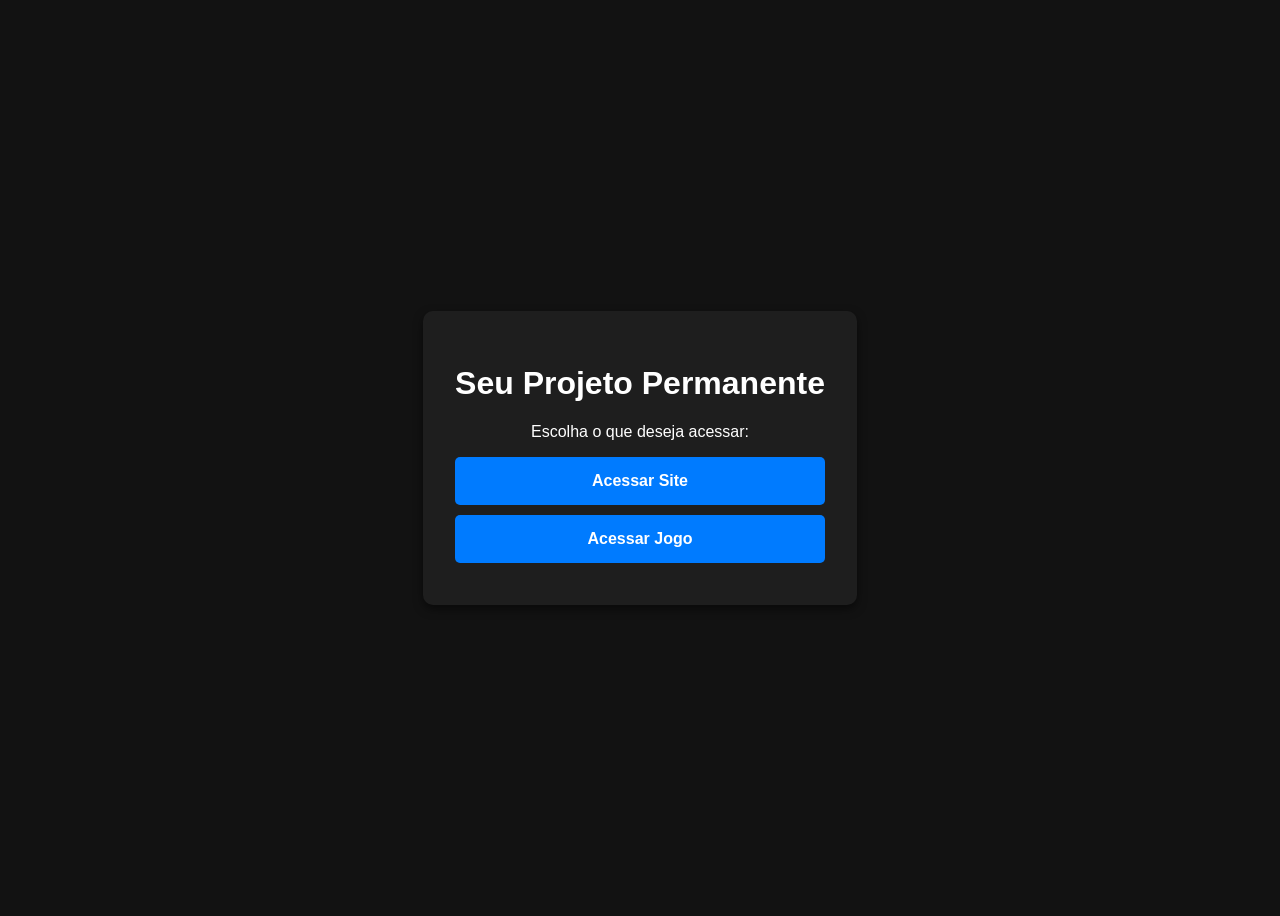
<file: index.html>
<!DOCTYPE html>
<html lang="pt-br">
<head>
    <meta charset="UTF-8">
    <meta name="viewport" content="width=device-width, initial-scale=1.0">
    <title>Menu de Acesso</title>
    <style>
        body { font-family: sans-serif; display: flex; flex-direction: column; align-items: center; justify-content: center; height: 100vh; background-color: #121212; color: white; }
        .container { text-align: center; background: #1e1e1e; padding: 2rem; border-radius: 10px; box-shadow: 0 4px 10px rgba(0,0,0,0.5); }
        a { display: block; margin: 10px 0; padding: 15px 30px; background: #007bff; color: white; text-decoration: none; border-radius: 5px; font-weight: bold; transition: background 0.3s; }
        a:hover { background: #0056b3; }
    </style>
</head>
<body>
    <div class="container">
        <h1>Seu Projeto Permanente</h1>
        <p>Escolha o que deseja acessar:</p>
        <a href="site/index.html">Acessar Site</a>
        <a href="game/index.html">Acessar Jogo</a>
    </div>
</body>
</html>
</file>
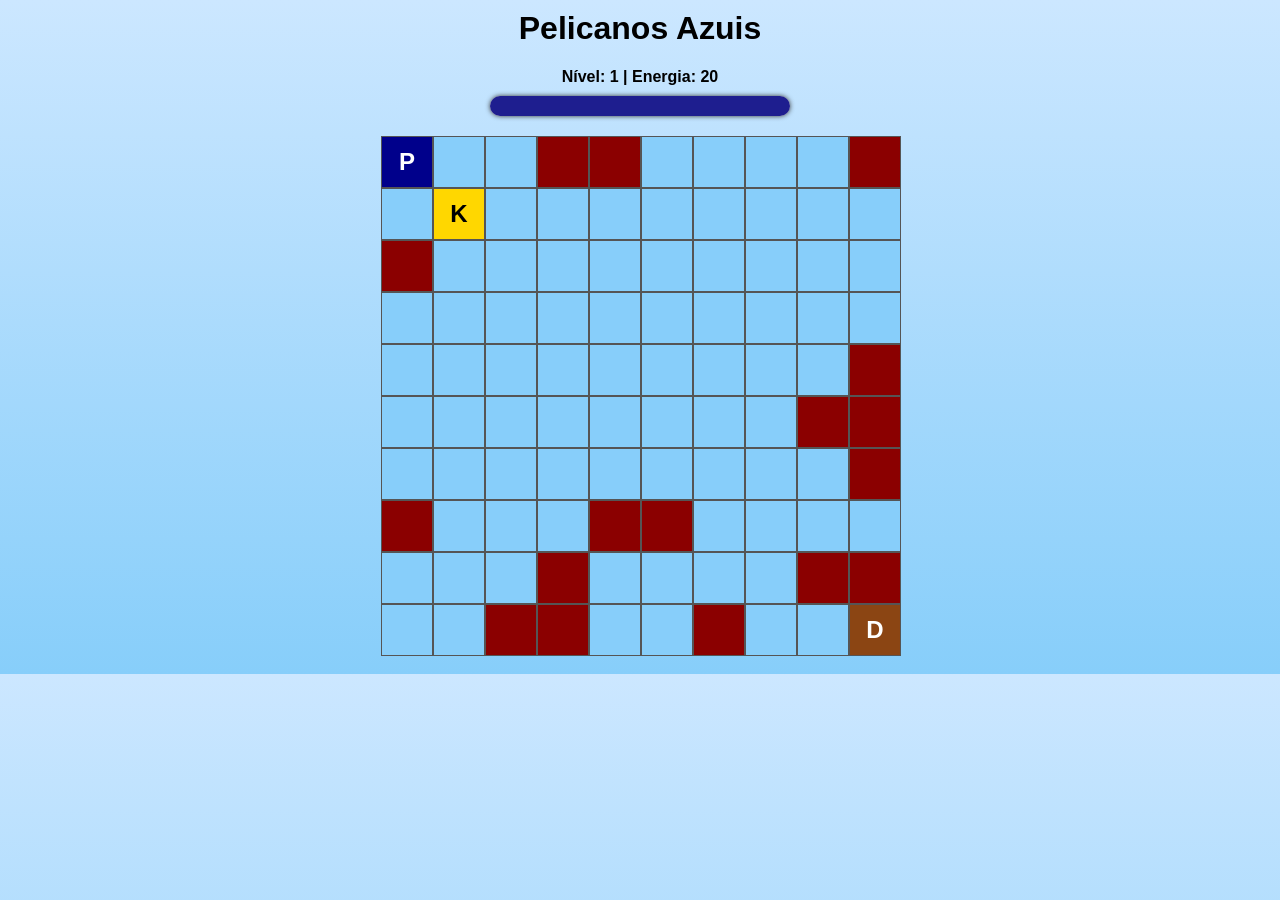
<file: game/index.html>
<!DOCTYPE html>
<html lang="pt-br">
<head>
<meta charset="UTF-8">
<meta name="viewport" content="width=device-width, initial-scale=1.0">
<title>Pelicanos Azuis - Níveis</title>
<style>
  body {
    font-family: Arial, sans-serif;
    text-align: center;
    background: linear-gradient(to bottom, #cce7ff, #87cefa);
  }
  h1 { margin-top: 10px; }
  #info { margin: 10px; font-weight: bold; }
  #energia-bar {
    width: 300px;
    height: 20px;
    background: #ddd;
    margin: 10px auto;
    border-radius: 10px;
    overflow: hidden;
    box-shadow: 0 0 5px #333;
  }
  #energia-fill {
    height: 100%;
    width: 100%;
    background: #1e1e8f; /* Azul escuro */
    transition: width 0.3s;
  }
  #game {
    display: grid;
    grid-template-columns: repeat(10, 50px);
    grid-template-rows: repeat(10, 50px);
    gap: 2px;
    justify-content: center;
    margin: 20px auto;
  }
  .cell {
    width: 50px;
    height: 50px;
    border: 1px solid #555;
    display: flex;
    align-items: center;
    justify-content: center;
    background-color: #87cefa;
    font-weight: bold;
    font-size: 24px;
    user-select: none;
  }
  .pelicano { background-color: #00008b; color: white; }
  .chave { background-color: #ffd700; color: black; }
  .porta { background-color: #8b4513; color: white; }
  .obstaculo { background-color: #8b0000; }
</style>
</head>
<body>

<h1>Pelicanos Azuis</h1>
<div id="info">Nível: 1 | Energia: 20</div>
<div id="energia-bar"><div id="energia-fill"></div></div>
<div id="game"></div>

<script>
const gridSize = 10;
let nivel = 1;
let energia = 20;
let pelicanoPos = {x:0, y:0};
let chavePos = {};
let portaPos = {};
let chavePegou = false;
let obstaculos = [];

const gameEl = document.getElementById('game');
const energiaFill = document.getElementById('energia-fill');
const infoEl = document.getElementById('info');

const cells = [];
for(let y=0;y<gridSize;y++){
  for(let x=0;x<gridSize;x++){
    const cell = document.createElement('div');
    cell.classList.add('cell');
    gameEl.appendChild(cell);
    cells.push(cell);
  }
}

function getIndex(x,y){ return y*gridSize + x; }

function gerarNivel(){
  pelicanoPos = {x:0,y:0};
  chavePegou=false;
  energia = 20;
  chavePos = {x:Math.floor(Math.random()*gridSize), y:Math.floor(Math.random()*gridSize)};
  portaPos = {x:gridSize-1, y:gridSize-1};

  // Obstáculos crescentes por nível
  obstaculos = [];
  const numObs = Math.min(15 + nivel*2, 40);
  while(obstaculos.length < numObs){
    const x = Math.floor(Math.random()*gridSize);
    const y = Math.floor(Math.random()*gridSize);
    if((x===pelicanoPos.x && y===pelicanoPos.y) || 
       (x===chavePos.x && y===chavePos.y) ||
       (x===portaPos.x && y===portaPos.y)) continue;
    if(!obstaculos.some(o=>o.x===x && o.y===y)) obstaculos.push({x,y});
  }

  atualizarGrid();
}

function atualizarGrid(){
  cells.forEach(cell=>{
    cell.className='cell';
    cell.textContent='';
  });
  obstaculos.forEach(o=>cells[getIndex(o.x,o.y)].classList.add('obstaculo'));
  const pelicanoCell = cells[getIndex(pelicanoPos.x,pelicanoPos.y)];
  pelicanoCell.classList.add('pelicano');
  pelicanoCell.textContent='P';
  if(!chavePegou){
    const chaveCell = cells[getIndex(chavePos.x,chavePos.y)];
    chaveCell.classList.add('chave');
    chaveCell.textContent='K';
  }
  const portaCell = cells[getIndex(portaPos.x,portaPos.y)];
  portaCell.classList.add('porta');
  portaCell.textContent='D';

  energiaFill.style.width=(energia*5)+'%';
  infoEl.textContent=`Nível: ${nivel} | Energia: ${energia}`;
}

function gameOver(msg){
  alert(msg);
  nivel=1;
  gerarNivel();
}

document.addEventListener('keydown', e=>{
  let dx=0, dy=0;
  if(e.key==='ArrowUp') dy=-1;
  else if(e.key==='ArrowDown') dy=1;
  else if(e.key==='ArrowLeft') dx=-1;
  else if(e.key==='ArrowRight') dx=1;
  const newX = pelicanoPos.x + dx;
  const newY = pelicanoPos.y + dy;
  if(newX>=0 && newX<gridSize && newY>=0 && newY<gridSize){
    if(obstaculos.some(o=>o.x===newX && o.y===newY)) return;
    pelicanoPos.x=newX;
    pelicanoPos.y=newY;
    energia--;
    if(!chavePegou && pelicanoPos.x===chavePos.x && pelicanoPos.y===chavePos.y){
      chavePegou=true;
      energia+=10;
      alert('Você pegou a chave! Energia aumentada.');
    }
    if(pelicanoPos.x===portaPos.x && pelicanoPos.y===portaPos.y){
      if(chavePegou){
        nivel++;
        alert(`Parabéns! Avançando para o nível ${nivel}`);
        gerarNivel();
        return;
      } else alert('Você precisa pegar a chave antes de abrir a porta!');
    }
    if(energia<=0) gameOver('Acabou a energia! Game Over.');
    atualizarGrid();
  }
});

// Inicializa
gerarNivel();
</script>

</body>
</html>
</file>
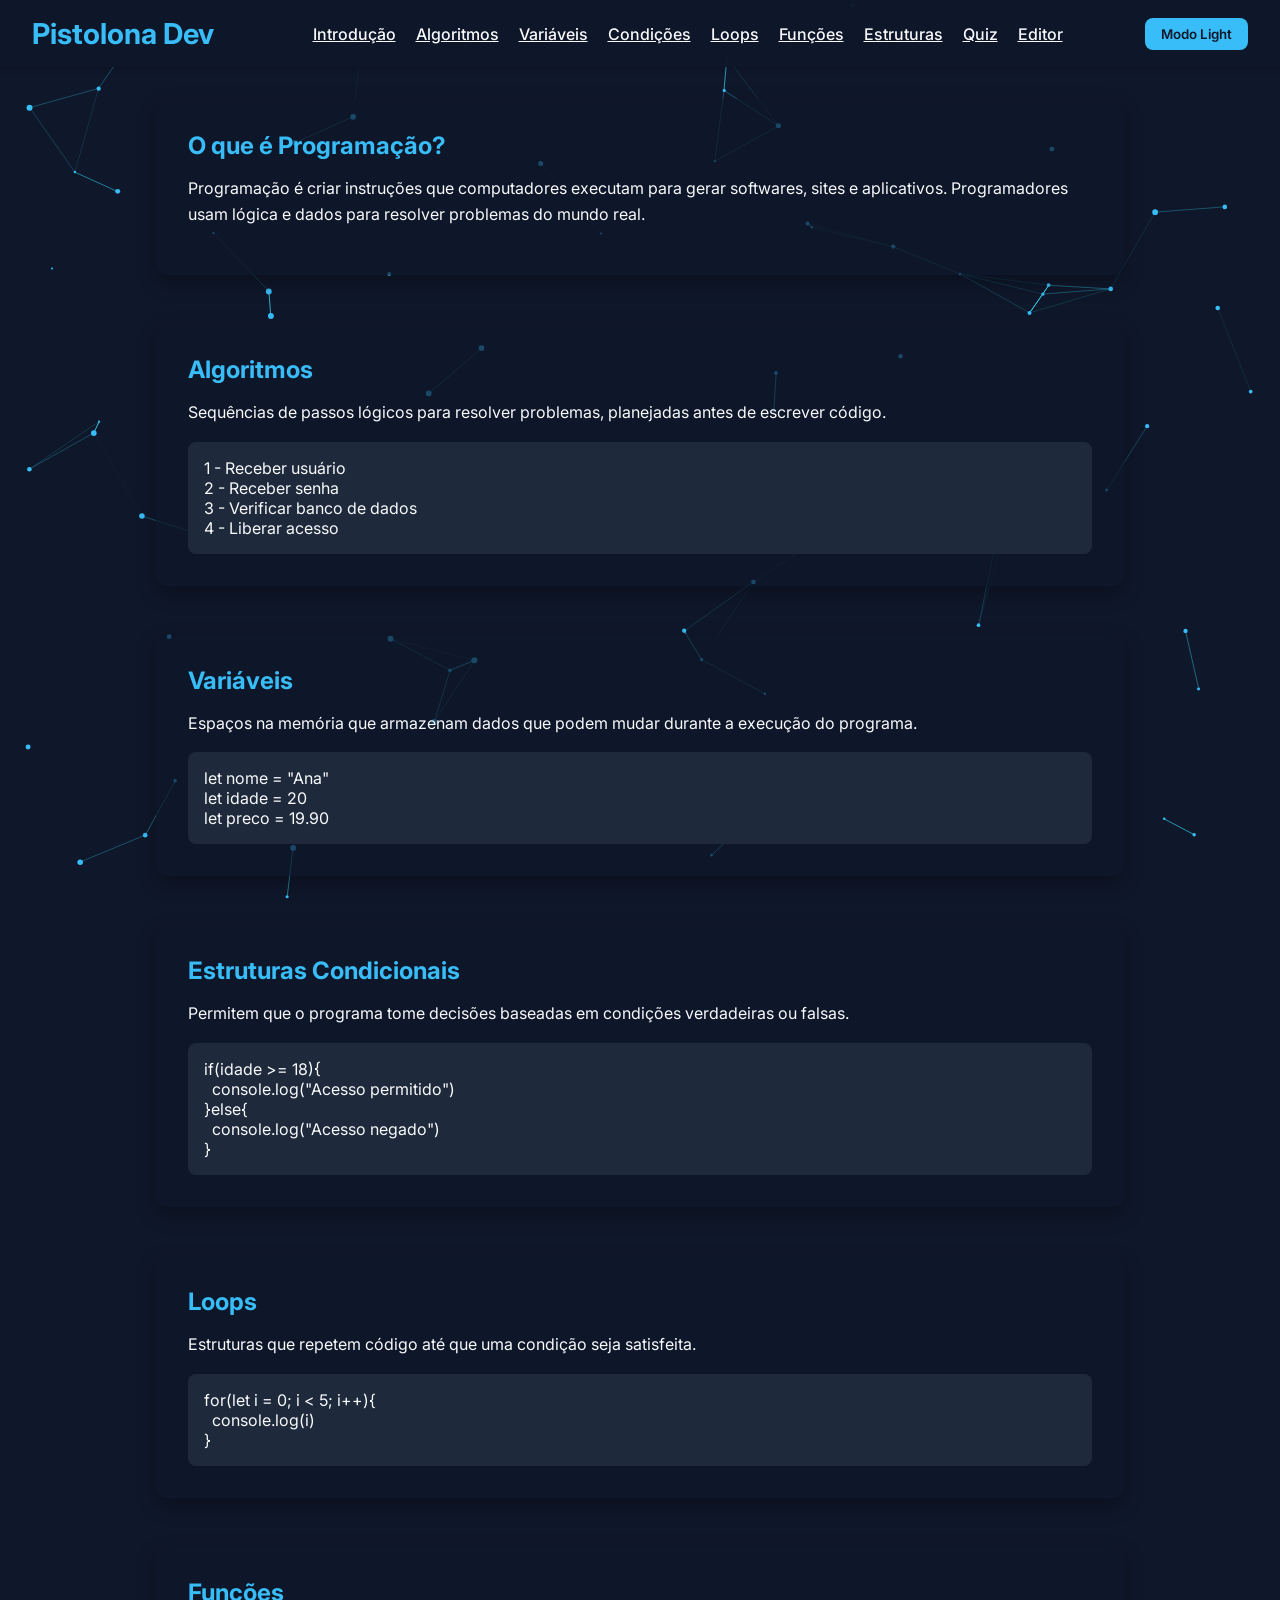
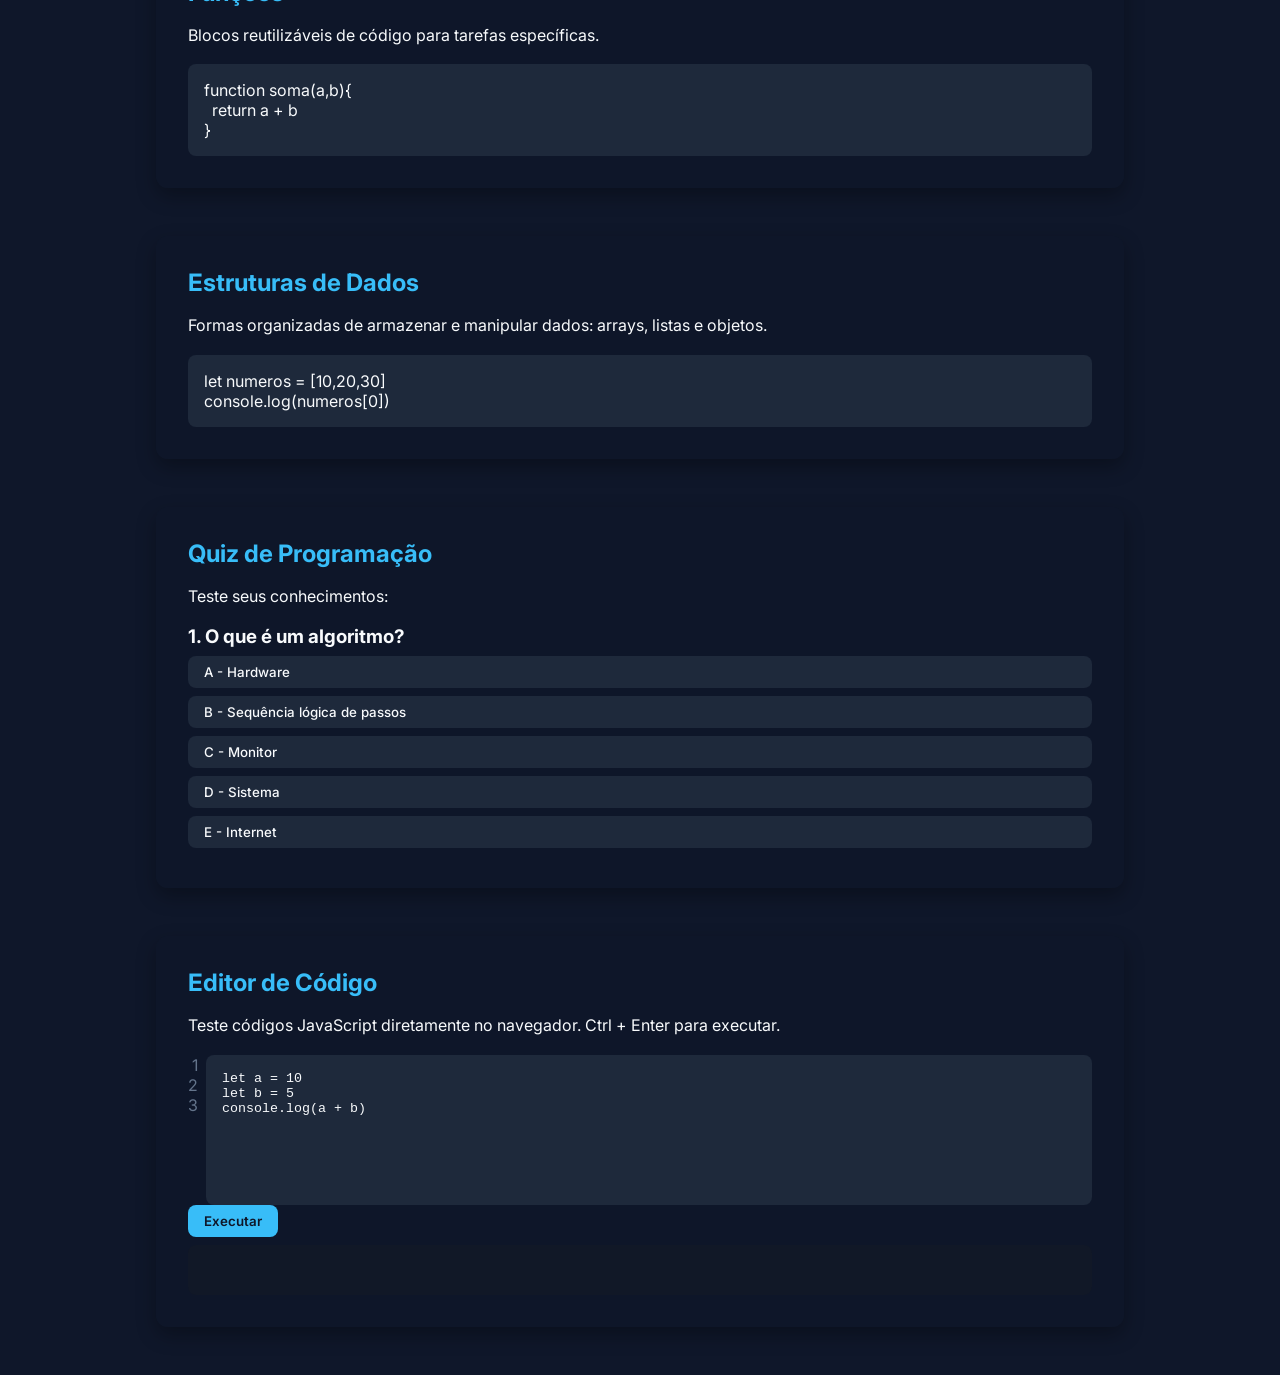
<file: site/index.html>
<!DOCTYPE html>
<html lang="pt-br">
<head>
<meta charset="UTF-8">
<meta name="viewport" content="width=device-width, initial-scale=1">
<title>Pistolona Dev</title>
<link href="https://fonts.googleapis.com/css2?family=Inter:wght@400;600;700&display=swap" rel="stylesheet">
<style>
/* Reset e fontes */
* { margin:0; padding:0; box-sizing:border-box; font-family:'Inter', sans-serif; scroll-behavior: smooth; }
body { background:#0f172a; color:#f8fafc; transition:0.4s; }

/* Dark/Light Mode */
body.light { background:#f8fafc; color:#0f172a; }
body.light #particles { display:none; }

/* Canvas partículas */
#particles { position:fixed; top:0; left:0; width:100%; height:100%; z-index:-1; }

/* Header */
header { background:rgba(15,23,42,0.9); backdrop-filter:blur(10px); padding:1rem 2rem; display:flex; justify-content:space-between; align-items:center; position:sticky; top:0; z-index:10; box-shadow:0 2px 5px rgba(0,0,0,0.2); transition:0.4s; }
body.light header { background:rgba(248,250,252,0.9); }
header h1 { color:#38bdf8; font-weight:700; font-size:1.8rem; transition:0.4s; }
body.light header h1 { color:#0284c7; }
nav a { color:#f8fafc; margin-left:1rem; font-weight:500; transition:0.3s, transform 0.3s; }
body.light nav a { color:#0f172a; }
nav a:hover { color:#38bdf8; transform:scale(1.05); }
body.light nav a:hover { color:#0284c7; }

/* Dark/Light button */
#modeToggle { background:#38bdf8; border:none; padding:0.5rem 1rem; border-radius:8px; cursor:pointer; color:#0f172a; font-weight:600; transition:0.3s, transform 0.3s, box-shadow 0.3s; }
body.light #modeToggle { background:#0284c7; color:#f8fafc; }
#modeToggle:hover { transform:scale(1.05); box-shadow:0 0 15px #38bdf8; }
body.light #modeToggle:hover { box-shadow:0 0 15px #0284c7; }

/* Main e seções */
main { max-width:1000px; margin:2rem auto; padding:0 1rem; }
section { margin-bottom:3rem; padding:2rem; background:rgba(15,23,42,0.7); border-radius:12px; box-shadow:0 8px 20px rgba(0,0,0,0.3); transition:0.6s; opacity:0; transform:translateY(20px); }
body.light section { background:#e2e8f0; color:#0f172a; }
section.visible { opacity:1; transform:translateY(0); }
h2 { color:#38bdf8; margin-bottom:1rem; transition:0.4s; }
body.light h2 { color:#0284c7; }
p { line-height:1.6; margin-bottom:1rem; }
pre { background:#1e293b; padding:1rem; border-radius:8px; overflow-x:auto; color:#f8fafc; transition:0.4s; }
body.light pre { background:#cbd5e1; color:#0f172a; }

/* Editor */
#editorCode { width:100%; height:150px; background:#1e293b; color:#f8fafc; border:none; padding:1rem; border-radius:8px; font-family:monospace; resize:none; transition:0.4s; }
body.light #editorCode { background:#cbd5e1; color:#0f172a; }
#console { background:#111827; color:#f8fafc; padding:1rem; border-radius:8px; margin-top:0.5rem; min-height:50px; overflow-y:auto; transition:0.4s; }
body.light #console { background:#e2e8f0; color:#0f172a; }
#linhas { display:inline-block; text-align:right; margin-right:0.5rem; color:#64748b; user-select:none; }
body.light #linhas { color:#64748b; }

/* Quiz buttons */
#respostas button { display:block; margin:0.5rem 0; padding:0.5rem 1rem; border:none; border-radius:8px; cursor:pointer; background:#1e293b; color:#f8fafc; font-weight:500; width:100%; text-align:left; transition:0.3s, box-shadow 0.3s, transform 0.3s; }
body.light #respostas button { background:#cbd5e1; color:#0f172a; }
#respostas button:hover { box-shadow:0 0 15px #38bdf8; transform:scale(1.05); }
body.light #respostas button:hover { box-shadow:0 0 15px #0284c7; transform:scale(1.05); }

#proxima { background:#38bdf8; color:#0f172a; border:none; padding:0.5rem 1rem; border-radius:8px; cursor:pointer; margin-top:1rem; font-weight:600; transition:0.3s, box-shadow 0.3s, transform 0.3s; }
#proxima:hover { box-shadow:0 0 20px #38bdf8; transform:scale(1.05); }
body.light #proxima { background:#0284c7; color:#f8fafc; }
body.light #proxima:hover { box-shadow:0 0 20px #0284c7; transform:scale(1.05); }

#editor button { cursor:pointer; border:none; padding:0.5rem 1rem; border-radius:8px; font-weight:600; background:#38bdf8; color:#0f172a; transition:0.3s, box-shadow 0.3s, transform 0.3s; }
#editor button:hover { box-shadow:0 0 15px #38bdf8; transform:scale(1.05); }
body.light #editor button { background:#0284c7; color:#f8fafc; }
body.light #editor button:hover { box-shadow:0 0 15px #0284c7; transform:scale(1.05); }
</style>
</head>
<body>

<canvas id="particles"></canvas>

<header>
<h1>Pistolona Dev</h1>
<nav>
<a href="#intro">Introdução</a>
<a href="#algoritmos">Algoritmos</a>
<a href="#variaveis">Variáveis</a>
<a href="#condicoes">Condições</a>
<a href="#loops">Loops</a>
<a href="#funcoes">Funções</a>
<a href="#estruturas">Estruturas</a>
<a href="#quiz">Quiz</a>
<a href="#editor">Editor</a>
</nav>
<button id="modeToggle">Modo Light</button>
</header>

<main>
<section id="intro">
<h2>O que é Programação?</h2>
<p>Programação é criar instruções que computadores executam para gerar softwares, sites e aplicativos. Programadores usam lógica e dados para resolver problemas do mundo real.</p>
</section>

<section id="algoritmos">
<h2>Algoritmos</h2>
<p>Sequências de passos lógicos para resolver problemas, planejadas antes de escrever código.</p>
<pre>
1 - Receber usuário
2 - Receber senha
3 - Verificar banco de dados
4 - Liberar acesso
</pre>
</section>

<section id="variaveis">
<h2>Variáveis</h2>
<p>Espaços na memória que armazenam dados que podem mudar durante a execução do programa.</p>
<pre>
let nome = "Ana"
let idade = 20
let preco = 19.90
</pre>
</section>

<section id="condicoes">
<h2>Estruturas Condicionais</h2>
<p>Permitem que o programa tome decisões baseadas em condições verdadeiras ou falsas.</p>
<pre>
if(idade >= 18){
  console.log("Acesso permitido")
}else{
  console.log("Acesso negado")
}
</pre>
</section>

<section id="loops">
<h2>Loops</h2>
<p>Estruturas que repetem código até que uma condição seja satisfeita.</p>
<pre>
for(let i = 0; i < 5; i++){
  console.log(i)
}
</pre>
</section>

<section id="funcoes">
<h2>Funções</h2>
<p>Blocos reutilizáveis de código para tarefas específicas.</p>
<pre>
function soma(a,b){
  return a + b
}
</pre>
</section>

<section id="estruturas">
<h2>Estruturas de Dados</h2>
<p>Formas organizadas de armazenar e manipular dados: arrays, listas e objetos.</p>
<pre>
let numeros = [10,20,30]
console.log(numeros[0])
</pre>
</section>

<section id="quiz">
<h2>Quiz de Programação</h2>
<p>Teste seus conhecimentos:</p>
<h3 id="pergunta"></h3>
<div id="respostas"></div>
<button id="proxima" onclick="proximaPergunta()" style="display:none">Próxima pergunta</button>
<h3 id="resultado"></h3>
</section>

<section id="editor">
<h2>Editor de Código</h2>
<p>Teste códigos JavaScript diretamente no navegador. Ctrl + Enter para executar.</p>
<div style="display:flex">
<div id="linhas"></div>
<textarea id="editorCode">let a = 10
let b = 5
console.log(a + b)</textarea>
</div>
<button onclick="executar()">Executar</button>
<pre id="console"></pre>
</section>

<script>
/* DARK/LIGHT MODE */
const modeBtn = document.getElementById('modeToggle');
modeBtn.addEventListener('click', () => {
  document.body.classList.toggle('light');
  modeBtn.innerText = document.body.classList.contains('light') ? 'Modo Dark' : 'Modo Light';
});

/* PARTICULAS */
const canvas = document.getElementById('particles');
const ctx = canvas.getContext('2d');
canvas.width = window.innerWidth;
canvas.height = window.innerHeight;
let particles = [];
for(let i=0;i<80;i++){
  particles.push({ x:Math.random()*canvas.width, y:Math.random()*canvas.height, vx:(Math.random()-0.5)*0.5, vy:(Math.random()-0.5)*0.5, r:Math.random()*2+1 });
}
function animate(){
  ctx.clearRect(0,0,canvas.width,canvas.height);
  for(let i=0;i<particles.length;i++){
    for(let j=i+1;j<particles.length;j++){
      const dx = particles[i].x - particles[j].x;
      const dy = particles[i].y - particles[j].y;
      const dist = Math.sqrt(dx*dx+dy*dy);
      if(dist<100){
        ctx.strokeStyle='rgba(56,221,248,'+(1-dist/100)+')';
        ctx.lineWidth=1;
        ctx.beginPath();
        ctx.moveTo(particles[i].x,particles[i].y);
        ctx.lineTo(particles[j].x,particles[j].y);
        ctx.stroke();
      }
    }
  }
  particles.forEach(p=>{
    p.x+=p.vx; p.y+=p.vy;
    if(p.x<0||p.x>canvas.width)p.vx*=-1;
    if(p.y<0||p.y>canvas.height)p.vy*=-1;
    ctx.beginPath();
    ctx.arc(p.x,p.y,p.r,0,Math.PI*2);
    ctx.fillStyle="#38bdf8";
    ctx.fill();
  });
  requestAnimationFrame(animate);
}
animate();

/* SECTIONS APARECENDO */
const sections = document.querySelectorAll('section');
function checkVisible(){
  sections.forEach(s=>{
    const rect = s.getBoundingClientRect();
    if(rect.top < window.innerHeight - 100) s.classList.add('visible');
  })
}
window.addEventListener('scroll', checkVisible);
checkVisible();

/* EDITOR */
function executar(){
  const codigo=document.getElementById("editorCode").value;
  const consoleBox=document.getElementById("console");
  consoleBox.innerHTML="";
  const logOriginal=console.log;
  console.log=function(...msg){
    let linha=document.createElement("div");
    linha.innerText=msg.join(" ");
    consoleBox.appendChild(linha);
  }
  try{ eval(codigo) } catch(e){ consoleBox.innerText="Erro: "+e; }
  console.log=logOriginal;
}
document.getElementById("editorCode").addEventListener("keydown", e=>{
  if(e.ctrlKey && e.key==="Enter") executar();
});
const editor=document.getElementById("editorCode");
const linhas=document.getElementById("linhas");
function atualizarLinhas(){
  linhas.innerHTML="";
  const total=editor.value.split("\n").length;
  for(let i=1;i<=total;i++) linhas.innerHTML+=i+"<br>";
}
editor.addEventListener("input", atualizarLinhas);
atualizarLinhas();

/* QUIZ */
const perguntas=[
{p:"1. O que é um algoritmo?",r:["A - Hardware","B - Sequência lógica de passos","C - Monitor","D - Sistema","E - Internet"],c:1},
{p:"2. Para que servem variáveis?",r:["A - Criar hardware","B - Armazenar dados","C - Criar internet","D - Formatar disco","E - Desligar PC"],c:1},
{p:"3. Qual estrutura toma decisões?",r:["A - if","B - loop","C - variável","D - HTML","E - array"],c:0},
{p:"4. Qual estrutura repete código?",r:["A - CSS","B - variável","C - loop","D - hardware","E - monitor"],c:2},
{p:"5. O que é uma função?",r:["A - hardware","B - navegador","C - bloco reutilizável de código","D - rede","E - banco"],c:2},
{p:"6. O que é boolean?",r:["A - texto","B - número","C - verdadeiro ou falso","D - lista","E - imagem"],c:2},
{p:"7. Qual roda no navegador?",r:["A - JavaScript","B - Python","C - C++","D - Java","E - Rust"],c:0},
{p:"8. O que é array?",r:["A - hardware","B - lista de valores","C - sistema","D - navegador","E - banco"],c:1},
{p:"9. HTML serve para?",r:["A - estrutura da página","B - banco de dados","C - servidor","D - hardware","E - internet"],c:0},
{p:"10. CSS serve para?",r:["A - lógica","B - estilo visual","C - banco","D - servidor","E - algoritmo"],c:1}
];
let indice=0,pontos=0;
function carregarPergunta(){
  const pergunta=document.getElementById("pergunta");
  const respostas=document.getElementById("respostas");
  respostas.innerHTML="";
  pergunta.innerText=perguntas[indice].p;
  perguntas[indice].r.forEach((resp,i)=>{
    let btn=document.createElement("button");
    btn.innerText=resp;
    btn.onclick=()=>responder(i);
    respostas.appendChild(btn);
  });
  document.getElementById("proxima").style.display="none";
}
function responder(i){
  const botoes=document.querySelectorAll("#respostas button");
  botoes.forEach(b=>b.disabled=true);
  if(i===perguntas[indice].c){ 
    botoes[i].style.background="#22c55e"; 
    botoes[i].style.boxShadow="0 0 15px #22c55e"; 
    pontos++; 
  } else { 
    botoes[i].style.background="#ef4444"; 
    botoes[perguntas[indice].c].style.background="#22c55e"; 
    botoes[perguntas[indice].c].style.boxShadow="0 0 15px #22c55e"; 
  }
  document.getElementById("proxima").style.display="block";
}
function proximaPergunta(){
  indice++;
  if(indice<perguntas.length) carregarPergunta();
  else{
    document.getElementById("pergunta").style.display="none";
    document.getElementById("respostas").style.display="none";
    document.getElementById("proxima").style.display="none";
    document.getElementById("resultado").innerText="Você acertou "+pontos+" de 10 perguntas.";
  }
}
carregarPergunta();
</script>
</body>
</html>
</file>
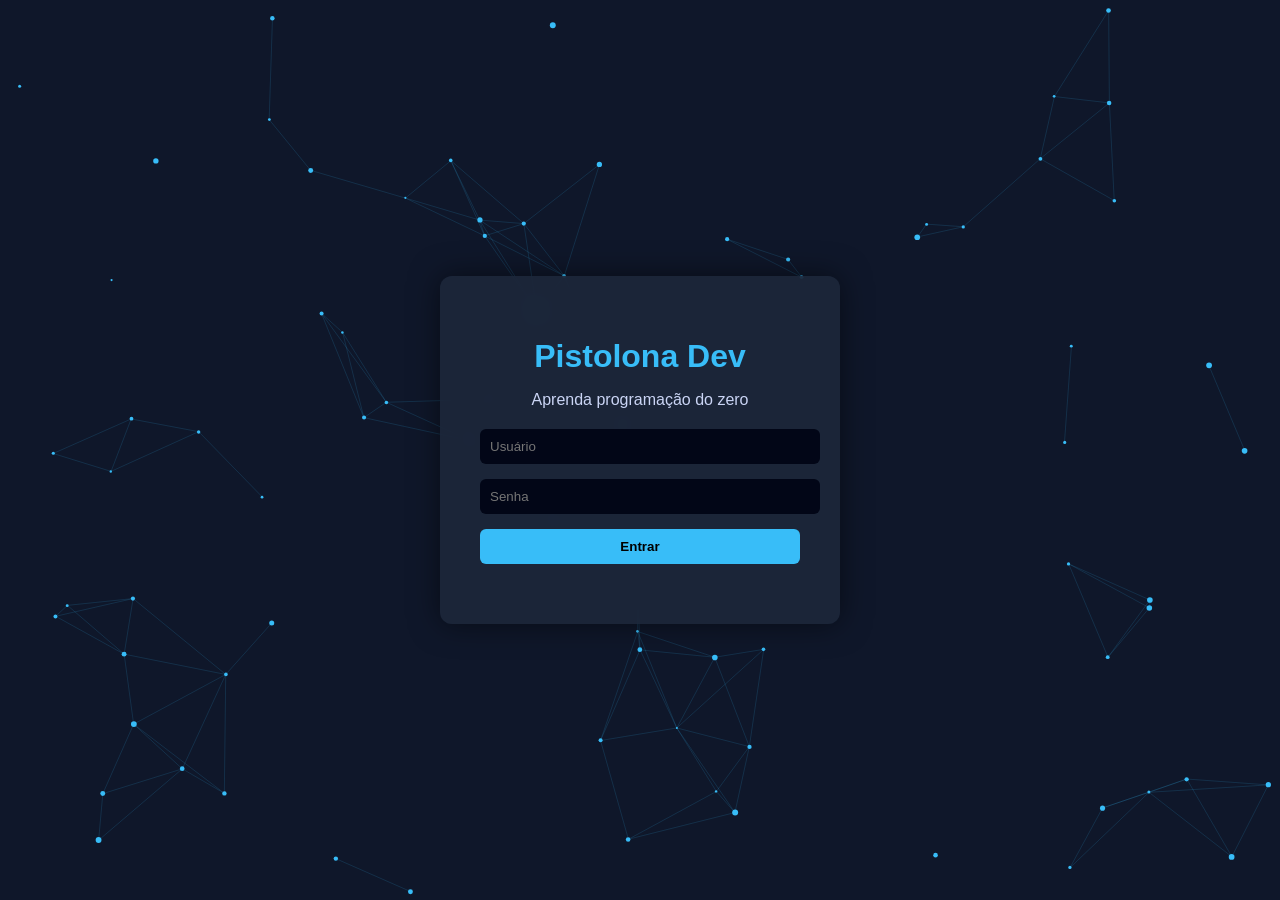
<file: site/login.html>
<!DOCTYPE html>
<html lang="pt-br">
<head>
<meta charset="UTF-8">
<meta name="viewport" content="width=device-width, initial-scale=1">
<title>Pistolona Dev - Login</title>
<style>
body{
  margin:0;
  height:100vh;
  display:flex;
  align-items:center;
  justify-content:center;
  font-family:Arial, sans-serif;
  background:#0f172a;
  color:white;
  overflow:hidden;
}
canvas{
  position:fixed;
  top:0;
  left:0;
  z-index:-1;
}
.loginBox{
  background:rgba(30,41,59,0.85);
  padding:40px;
  border-radius:12px;
  width:320px;
  text-align:center;
  backdrop-filter:blur(10px);
  box-shadow:0 0 30px rgba(0,0,0,0.5);
}
.loginBox h1{ color:#38bdf8; margin-bottom:10px; }
.loginBox p{ color:#cbd5f5; margin-bottom:20px; }
input{
  width:100%;
  padding:10px;
  margin-bottom:15px;
  border:none;
  border-radius:6px;
  background:#020617;
  color:white;
}
button{
  width:100%;
  padding:10px;
  border:none;
  border-radius:6px;
  background:#38bdf8;
  color:black;
  font-weight:bold;
  cursor:pointer;
  transition:0.3s;
}
button:hover{
  background:#0ea5e9;
  transform:scale(1.05);
}
#erro{
  color:#ef4444;
  margin-top:10px;
}
</style>
</head>
<body>

<canvas id="particles"></canvas>

<div class="loginBox">
<h1>Pistolona Dev</h1>
<p>Aprenda programação do zero</p>
<input id="user" placeholder="Usuário">
<input id="pass" type="password" placeholder="Senha">
<button onclick="login()">Entrar</button>
<p id="erro"></p>
</div>

<script>
/* LOGIN */
function login(){
  let user=document.getElementById("user").value;
  let pass=document.getElementById("pass").value;
  if(user=="" || pass==""){
    document.getElementById("erro").innerText="Preencha todos os campos";
    return;
  }
  localStorage.setItem("usuario",user);
  window.location.href="index.html";
}

/* PARTICULAS */
const canvas=document.getElementById("particles");
const ctx=canvas.getContext("2d");
canvas.width=window.innerWidth;
canvas.height=window.innerHeight;
let particles=[];
for(let i=0;i<80;i++){
  particles.push({
    x:Math.random()*canvas.width,
    y:Math.random()*canvas.height,
    vx:(Math.random()-0.5)*0.6,
    vy:(Math.random()-0.5)*0.6,
    r:Math.random()*2+1
  });
}
function animate(){
  ctx.clearRect(0,0,canvas.width,canvas.height);
  for(let i=0;i<particles.length;i++){
    for(let j=i+1;j<particles.length;j++){
      const dx = particles[i].x - particles[j].x;
      const dy = particles[i].y - particles[j].y;
      const dist = Math.sqrt(dx*dx+dy*dy);
      if(dist<120){
        ctx.strokeStyle='rgba(56,189,248,0.15)';
        ctx.beginPath();
        ctx.moveTo(particles[i].x,particles[i].y);
        ctx.lineTo(particles[j].x,particles[j].y);
        ctx.stroke();
      }
    }
  }
  particles.forEach(p=>{
    p.x+=p.vx; p.y+=p.vy;
    if(p.x<0||p.x>canvas.width)p.vx*=-1;
    if(p.y<0||p.y>canvas.height)p.vy*=-1;
    ctx.beginPath();
    ctx.arc(p.x,p.y,p.r,0,Math.PI*2);
    ctx.fillStyle="#38bdf8";
    ctx.fill();
  });
  requestAnimationFrame(animate);
}
animate();
</script>

</body>
</html>
</file>
